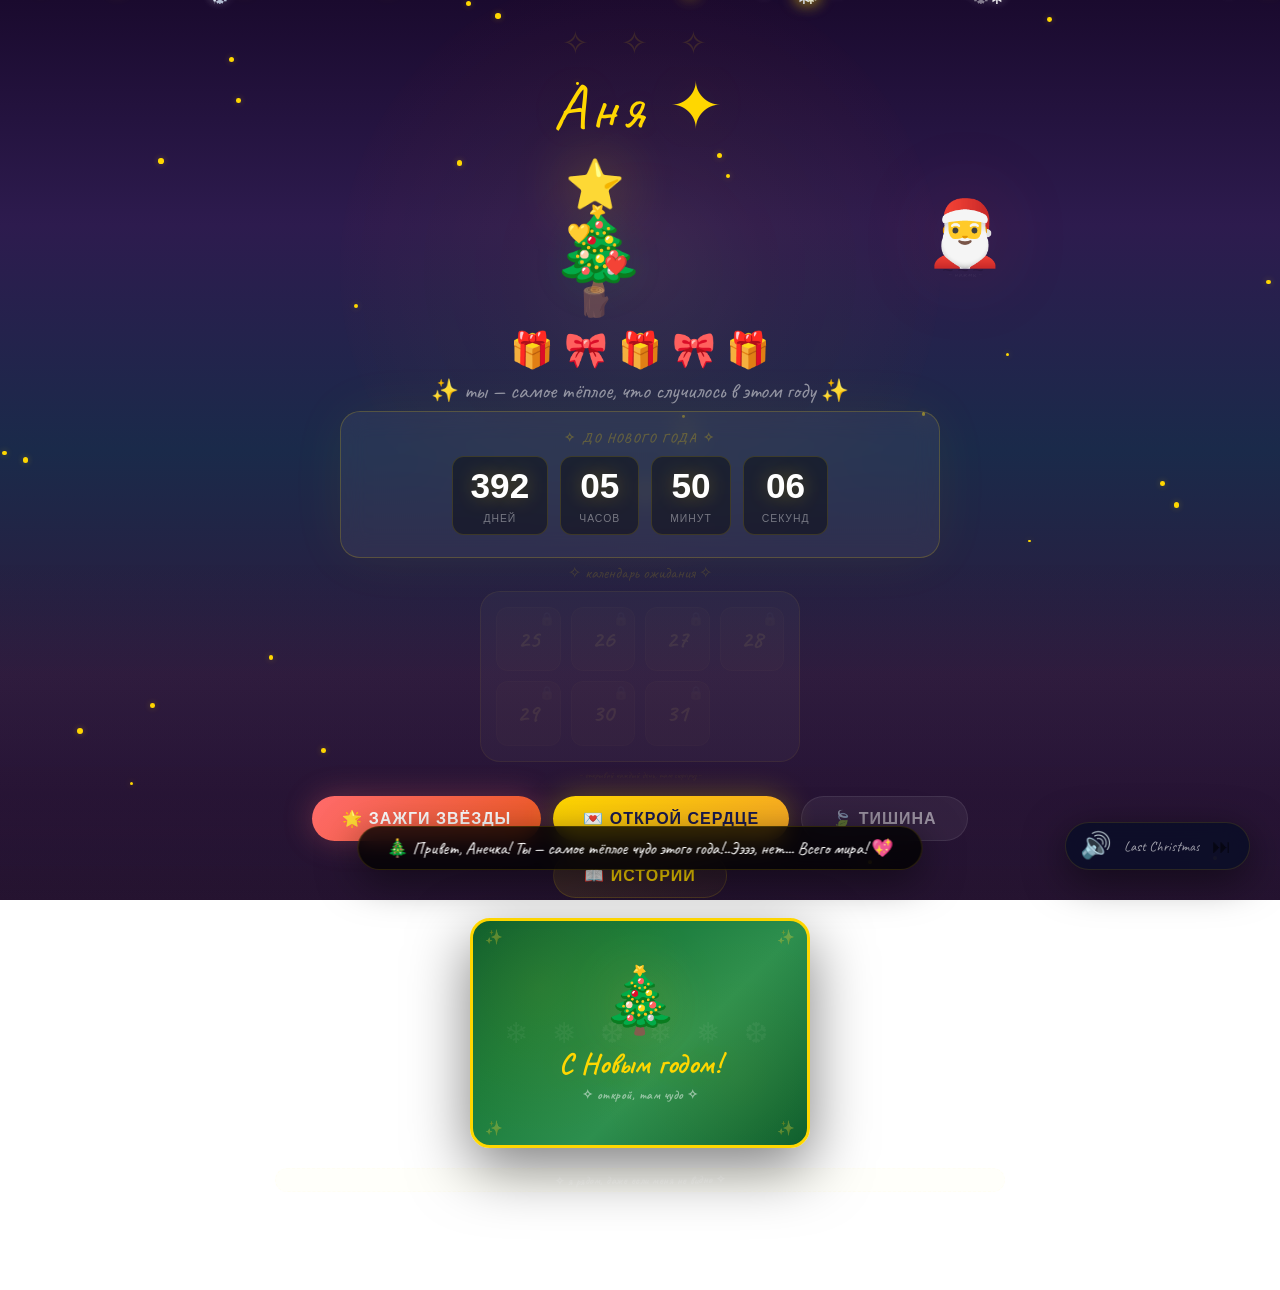
<file: index.html>
﻿<!DOCTYPE html>
<html lang="ru">
<head>
    <meta charset="UTF-8">
    <meta name="viewport" content="width=device-width, initial-scale=1.0">
    <title>🎄 Анечке с любовью 🎄</title>
    
    <link rel="stylesheet" href="css/style.css">
    <link rel="stylesheet" href="css/snow.css">
    <link rel="stylesheet" href="css/timer.css">
    <link rel="stylesheet" href="css/card.css">
    <link rel="stylesheet" href="css/confetti.css">
    <link rel="stylesheet" href="css/handwriting.css">
    <link rel="stylesheet" href="css/advent.css">
</head>
<body>
    
    <!-- ===== ЗОЛОТЫЕ ИСКОРКИ НА ФОНЕ ===== -->
    <div id="sparkles-bg" style="position:fixed; top:0; left:0; width:100%; height:100%; pointer-events:none; z-index:0; overflow:hidden;"></div>
    <script>
        (function() {
            const container = document.getElementById('sparkles-bg');
            if (!container) return;
            for (let i = 0; i < 30; i++) {
                const spark = document.createElement('div');
                spark.className = 'sparkle-bg';
                spark.style.left = Math.random() * 100 + '%';
                spark.style.top = Math.random() * 100 + '%';
                spark.style.animationDelay = Math.random() * 6 + 's';
                spark.style.animationDuration = 4 + Math.random() * 4 + 's';
                spark.style.width = 2 + Math.random() * 4 + 'px';
                spark.style.height = spark.style.width;
                container.appendChild(spark);
            }
        })();
    </script>
    
    <!-- ========================================================== -->
    <!--  ВСЁ В ОДНОМ: ЁЛКА + ПОДАРКИ + АДВЕНТ + ДЕД МОРОЗ        -->
    <!-- ========================================================== -->
    
    <div style="z-index:10; width:100%; max-width:750px; margin:0 auto; text-align:center; padding:8px 10px;">
        
        <!-- ===== ШАПКА ===== -->
        <div style="margin-bottom:3px;">
            <span style="font-family:'Caveat',cursive; font-size:2rem; color:rgba(255,215,0,0.12); letter-spacing:12px;">
                ✧ ✧ ✧
            </span>
        </div>
        
        <!-- ===== ИМЯ АНИ ===== -->
        <div style="overflow:hidden; margin:2px 0;">
            <div style="font-family:'Caveat',cursive; font-size:4rem; color:#ffd700; 
                        text-shadow:0 0 60px rgba(255,215,0,0.12), 0 0 120px rgba(255,215,0,0.04);
                        animation: gentleAppear 3s ease forwards;
                        opacity:0; transform:scale(0.9);">
                Аня ✦
            </div>
        </div>
        
        <style>
            @keyframes gentleAppear {
                0% { opacity:0; transform:scale(0.9); letter-spacing:20px; }
                100% { opacity:1; transform:scale(1); letter-spacing:5px; }
            }
        </style>
        
        <!-- ===== ЁЛКА + ДЕД МОРОЗ РЯДОМ ===== -->
        <div style="display:flex; align-items:center; justify-content:center; gap:10px; flex-wrap:wrap; margin:5px 0; animation: fadeUp 2s ease 0.5s forwards; opacity:0;">
            
            <!-- ЁЛКА (ОДНА) -->
            <div class="christmas-tree">
                <span class="tree-top">⭐</span>
                <div class="tree-body">
                    <span class="line" style="font-size:5rem;">🎄</span>
                </div>
                <div class="tree-trunk">🪵</div>
                
                <!-- Игрушки -->
                <span class="tree-ornament" style="top:20%; left:0%; animation-delay:0s;"></span>
                <span class="tree-ornament" style="top:35%; right:0%; animation-delay:0.5s;"></span>
                <span class="tree-ornament" style="top:55%; left:5%; animation-delay:1s;"></span>
                <span class="tree-ornament" style="top:70%; right:2%; animation-delay:1.5s;"></span>
                <span class="tree-ornament" style="top:40%; left:20%; animation-delay:0.3s;">💛</span>
                <span class="tree-ornament" style="top:60%; right:15%; animation-delay:0.8s;">❤️</span>
            </div>
            
            <!-- ДЕД МОРОЗ РЯДОМ -->
            <div style="display:flex; flex-direction:column; align-items:center;">
                <span class="santa" id="santaBtn" title="Нажми, и Дед Мороз скажет что-то важное!">
                    🎅
                    <span class="santa-beard">~~~</span>
                </span>
                <div style="font-family:'Caveat',cursive; font-size:0.55rem; color:rgba(255,255,255,0.06); margin-top:-2px;">
                    ~ нажми ~
                </div>
            </div>
            
        </div>
        
        <!-- ===== ПОДАРКИ ПОД ЁЛКОЙ ===== -->
        <div class="gifts" style="animation: fadeUp 2s ease 1s forwards; opacity:0;">
            <span class="gift">🎁</span>
            <span class="gift">🎀</span>
            <span class="gift">🎁</span>
            <span class="gift">🎀</span>
            <span class="gift">🎁</span>
        </div>
        
        <!-- ===== ТЕПЛЫЕ СЛОВА ===== -->
        <div style="font-family:'Caveat',cursive; font-size:1.4rem; color:rgba(255,255,255,0.5); 
                    margin:4px 0 3px; line-height:1.4;
                    animation: fadeUp 2s ease 1.3s forwards; opacity:0; transform:translateY(12px);">
            <span style="color:#ffd700;">✨</span> 
            ты — самое тёплое, что случилось в этом году
            <span style="color:#ffd700;">✨</span>
        </div>
        
        <!-- ===== ТАЙМЕР ===== -->
        <div class="timer-container" style="animation: fadeUp 2s ease 1.8s forwards; opacity:0; transform:translateY(10px); margin:5px auto;">
            <div class="timer-label handwritten" style="font-size:0.8rem; color:rgba(255,215,0,0.25); letter-spacing:2px;">
                ✧ до Нового года ✧
            </div>
            <div class="timer" id="timer">
                <div class="timer-item">
                    <span class="number" id="days">00</span>
                    <span class="label">дней</span>
                </div>
                <div class="timer-item">
                    <span class="number" id="hours">00</span>
                    <span class="label">часов</span>
                </div>
                <div class="timer-item">
                    <span class="number" id="minutes">00</span>
                    <span class="label">минут</span>
                </div>
                <div class="timer-item">
                    <span class="number" id="seconds">00</span>
                    <span class="label">секунд</span>
                </div>
            </div>
        </div>
        
        <!-- ===== АДВЕНТ-КАЛЕНДАРЬ ===== -->
        <div style="animation: fadeUp 2s ease 2.2s forwards; opacity:0; transform:translateY(12px); margin:3px 0;">
            <div style="font-family:'Caveat',cursive; font-size:1rem; color:rgba(255,215,0,0.15); margin-bottom:4px;">
                ✧ календарь ожидания ✧
            </div>
            <div class="advent" id="adventCalendar">
                <!-- Создаётся через JavaScript -->
            </div>
            <div style="font-family:'Caveat',cursive; font-size:0.55rem; color:rgba(255,215,0,0.06); margin-top:2px;">
                ~ открывай каждый день, там сюрприз ~
            </div>
        </div>
        
        <!-- ===== КНОПКИ ===== -->
        <div class="buttons" style="animation: fadeUp 2s ease 2.6s forwards; opacity:0; transform:translateY(10px);">
            <button class="btn btn-fire" id="fireBtn">🌟 ЗАЖГИ ЗВЁЗДЫ</button>
            <button class="btn btn-open" id="cardBtn">💌 ОТКРОЙ СЕРДЦЕ</button>
            <button class="btn btn-reset" id="resetBtn">🍃 ТИШИНА</button>
            <a href="stories.html" class="btn btn-stories" style="text-decoration:none; display:inline-flex; align-items:center; justify-content:center;">📖 ИСТОРИИ</a>
        </div>
        
        <!-- ===== 3D ОТКРЫТКА (НОВОГОДНЯЯ) ===== -->
        <div class="card-wrapper" style="animation: fadeUp 2s ease 3s forwards; opacity:0; transform:translateY(10px);">
            <div class="card" id="card">
                <div class="card-front">
                    <!-- Снежинки на фоне (декор) -->
                    <div class="snow-decor">❄ ❅ ❆ ❄ ❅ ❆</div>
                    
                    <!-- Огоньки -->
                    <div style="position:absolute; top:8px; left:12px; font-size:0.9rem; opacity:0.3; z-index:2;">✨</div>
                    <div style="position:absolute; top:8px; right:12px; font-size:0.9rem; opacity:0.3; z-index:2;">✨</div>
                    <div style="position:absolute; bottom:8px; left:12px; font-size:0.9rem; opacity:0.3; z-index:2;">✨</div>
                    <div style="position:absolute; bottom:8px; right:12px; font-size:0.9rem; opacity:0.3; z-index:2;">✨</div>
                    
                    <div class="emoji">🎄</div>
                    <h2 class="handwritten">С Новым годом!</h2>
                    <p class="click-hint handwritten">✧ открой, там чудо ✧</p>
                </div>
                <div class="card-back">
                    <div class="card-back-content">
                        <h2 class="handwritten">❤️ с теплом ❤️</h2>
                        <p class="handwritten">Аня, ты — <span style="color:#ffd700;">свет</span></p>
                        <p class="handwritten" style="font-size:0.95rem; color:rgba(255,255,255,0.4);">
                            который согревает даже холодные дни
                        </p>
                        <div style="margin:3px 0; font-size:1.2rem; letter-spacing:4px;">❤️🧡💛💚💙💜</div>
                        <p class="handwritten" style="font-size:1.1rem; color:#ffd700;">
                            С Новым годом, моя звёздочка ✦
                        </p>
                    </div>
                </div>
            </div>
        </div>
        
        <!-- ===== МАЛЕНЬКАЯ ЗАПИСКА ===== -->
        <div style="z-index:10; margin:5px auto 3px; padding:4px 14px; 
                    background:rgba(255,215,0,0.02); border-radius:12px; 
                    border:1px dashed rgba(255,215,0,0.03); text-align:center;
                    animation: fadeUp 2s ease 3.5s forwards; opacity:0; transform:translateY(10px);">
            <p class="handwritten" style="color:rgba(255,255,255,0.1); font-size:0.7rem; transform:rotate(-0.5deg);">
                ✧ я рядом, даже если меня не видно ✧
            </p>
        </div>
        
    </div>
    
    <!-- ===== КОНТЕЙНЕРЫ ДЛЯ ЭФФЕКТОВ ===== -->
    <div id="confetti-container"></div>
    <div id="snow-container"></div>
    
    <!-- ===== ПОДВАЛ ===== -->
    <footer class="footer" style="animation: fadeUp 2s ease 4s forwards; opacity:0;">
        <p class="handwritten" style="font-size:0.9rem; opacity:0.08; letter-spacing:2px;">
            ✧ сделано с теплом, для тебя ✧
        </p>
        <p style="font-size:0.45rem; opacity:0.04; font-family:'Caveat',cursive;">
            и если ты читаешь это — знай, это всё тебе
        </p>
    </footer>
    
    <!-- ===== ДЕД МОРОЗ — ВСПЛЫВАЮЩЕЕ ОКНО ===== -->
    <div class="santa-message" id="santaMessage">
        <span class="santa-icon">🎅</span>
        <h2>Привет, Аня!</h2>
        <p>
            Я знаю, ты — <span style="color:#ffd700;">самая лучшая</span> девочка в этом году!
        </p>
        <p style="font-size:1.1rem; opacity:0.5;">
            Поэтому я принёс тебе <span style="color:#ffd700;">волшебство</span> 
            в каждом бите этого кода ✨
        </p>
        <p style="font-size:1rem; color:#ffd700;">
            С Новым годом, звёздочка! 🌟
        </p>
        <button class="close-santa" id="closeSanta">💫 Спасибо, Дедушка!</button>
    </div>
    
    <!-- ===== ПОДКЛЮЧАЕМ JS ===== -->
    <script src="js/snow.js"></script>
    <script src="js/timer.js"></script>
    <script src="js/confetti.js"></script>
    <script src="js/card.js"></script>
    <script src="js/advent.js"></script>
    <script src="js/main.js"></script>
    <script src="js/music.js"></script>
</body>
</html>
</file>
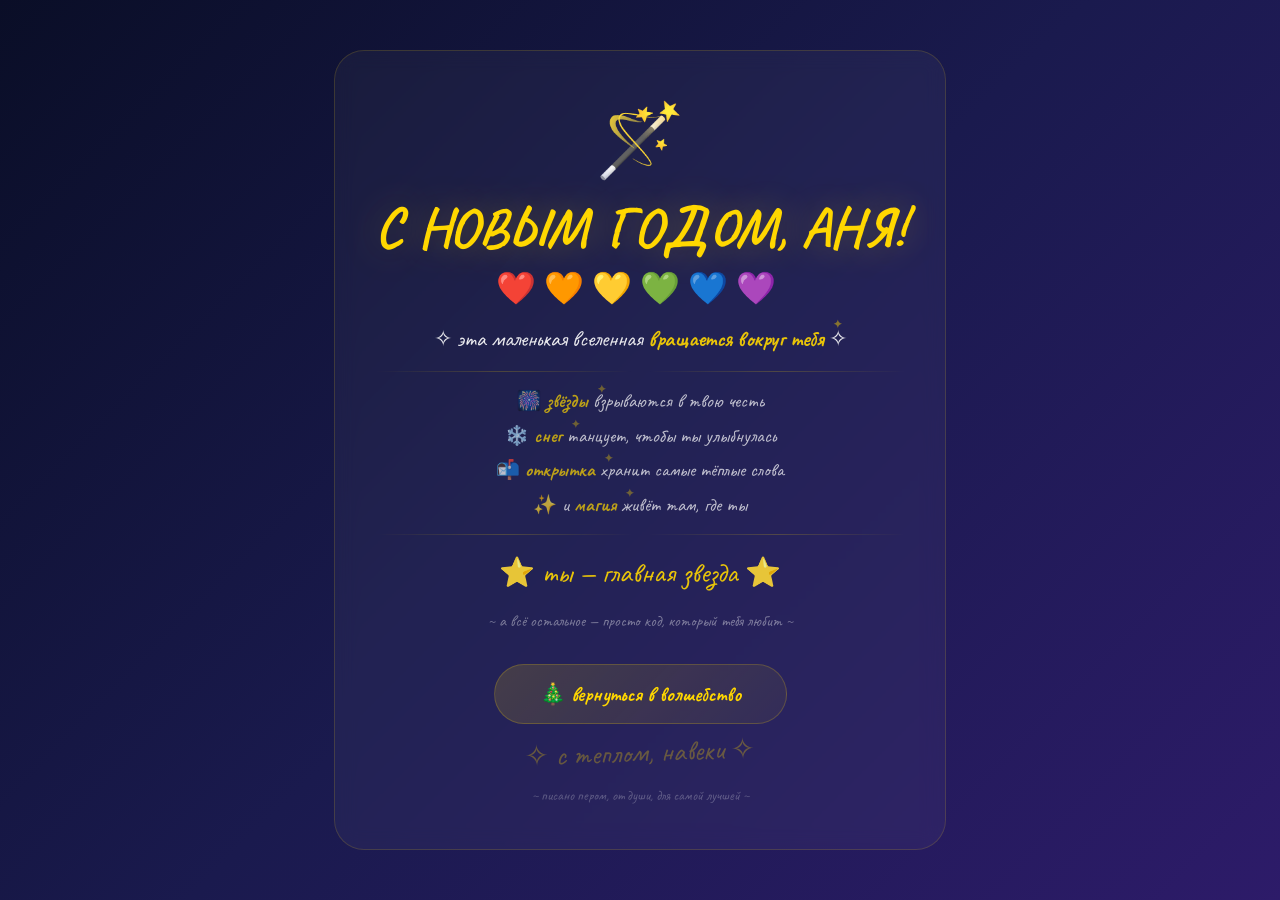
<file: about.html>
﻿<!DOCTYPE html>
<html lang="ru">
<head>
    <meta charset="UTF-8">
    <meta name="viewport" content="width=device-width, initial-scale=1.0">
    <title>✨ Волшебство для Ани ✨</title>
    <style>
        @import url('https://fonts.googleapis.com/css2?family=Caveat:wght@400;700&display=swap');
        
        * { margin: 0; padding: 0; box-sizing: border-box; }
        body {
            min-height: 100vh;
            background: linear-gradient(135deg, #0a0e27, #1a1a4e, #2d1b69);
            font-family: 'Caveat', cursive;
            color: #fff;
            display: flex;
            justify-content: center;
            align-items: center;
            padding: 20px;
        }
        .container {
            max-width: 650px;
            background: rgba(255,255,255,0.04);
            backdrop-filter: blur(10px);
            border-radius: 30px;
            padding: 45px 40px;
            border: 1px solid rgba(255,215,0,0.15);
            text-align: center;
            position: relative;
            animation: paperTremble 3s ease-in-out infinite;
        }
        @keyframes paperTremble {
            0%, 100% { transform: rotate(0deg); }
            25% { transform: rotate(0.2deg); }
            75% { transform: rotate(-0.2deg); }
        }
        .emoji-big { font-size: 4.5rem; margin-bottom: 5px; display: block; }
        h1 {
            font-size: 3.5rem;
            color: #ffd700;
            text-shadow: 0 0 40px rgba(255,215,0,0.3);
            margin-bottom: 5px;
        }
        h1 span { 
            display: inline-block;
            animation: shimmer 2s ease-in-out infinite;
        }
        @keyframes shimmer {
            0%, 100% { text-shadow: 0 0 20px rgba(255,215,0,0.3); }
            50% { text-shadow: 0 0 50px rgba(255,215,0,0.8), 0 0 80px rgba(255,215,0,0.4); }
        }
        .heart-line {
            font-size: 2rem;
            letter-spacing: 8px;
            margin: 5px 0 10px;
            animation: pulseHearts 1.5s ease-in-out infinite;
        }
        @keyframes pulseHearts {
            0%, 100% { transform: scale(1); }
            50% { transform: scale(1.1); }
        }
        p {
            font-size: 1.4rem;
            line-height: 1.8;
            opacity: 0.9;
            margin: 8px 0;
            font-weight: 400;
        }
        .highlight {
            color: #ffd700;
            font-weight: 700;
            position: relative;
        }
        .highlight::after {
            content: '✦';
            position: absolute;
            top: -10px;
            right: -18px;
            font-size: 0.7rem;
            opacity: 0.5;
            animation: sparkle 1.5s ease-in-out infinite;
        }
        @keyframes sparkle {
            0%, 100% { opacity: 0.3; transform: scale(0.8); }
            50% { opacity: 1; transform: scale(1.2); }
        }
        .divider {
            display: flex;
            align-items: center;
            gap: 15px;
            margin: 12px 0;
        }
        .divider::before, .divider::after {
            content: '';
            flex: 1;
            height: 1px;
            background: linear-gradient(90deg, transparent, rgba(255,215,0,0.2), transparent);
        }
        .signature {
            font-size: 1.8rem;
            color: rgba(255,215,0,0.3);
            margin-top: 10px;
            transform: rotate(-2deg);
        }
        .btn {
            display: inline-block;
            margin-top: 20px;
            padding: 16px 45px;
            background: linear-gradient(135deg, rgba(255,215,0,0.15), rgba(255,215,0,0.05));
            color: #ffd700;
            border-radius: 50px;
            text-decoration: none;
            font-weight: 700;
            font-size: 1.3rem;
            border: 1px solid rgba(255,215,0,0.2);
            transition: all 0.4s;
            font-family: 'Caveat', cursive;
        }
        .btn:hover {
            transform: scale(1.05);
            box-shadow: 0 0 60px rgba(255,215,0,0.15);
            background: rgba(255,215,0,0.1);
        }
        .footnote {
            margin-top: 15px;
            font-size: 0.9rem;
            opacity: 0.25;
            font-weight: 400;
        }
    </style>
</head>
<body>
    <div class="container">
        <span class="emoji-big">🪄</span>
        <h1>С НОВЫМ ГОДОМ, <span>АНЯ</span>!</h1>
        <div class="heart-line">❤️🧡💛💚💙💜</div>
        
        <p>
            ✧ эта маленькая вселенная <span class="highlight">вращается вокруг тебя</span> ✧
        </p>
        
        <div class="divider"></div>
        
        <p style="font-size:1.2rem; opacity:0.7;">
            🎆 <span class="highlight">звёзды</span> взрываются в твою честь<br>
            ❄️ <span class="highlight">снег</span> танцует, чтобы ты улыбнулась<br>
            📬 <span class="highlight">открытка</span> хранит самые тёплые слова<br>
            ✨ и <span class="highlight">магия</span> живёт там, где ты
        </p>
        
        <div class="divider"></div>
        
        <p style="font-size:1.8rem; color:#ffd700;">
            ⭐ ты — главная звезда ⭐
        </p>
        
        <p style="font-size:1rem; opacity:0.4; margin-top:5px;">
            ~ а всё остальное — просто код, который тебя любит ~
        </p>
        
        <a href="index.html" class="btn">🎄 вернуться в волшебство</a>
        
        <div class="signature">✧ с теплом, навеки ✧</div>
        <div class="footnote">~ писано пером, от души, для самой лучшей ~</div>
    </div>
</body>
</html>
</file>
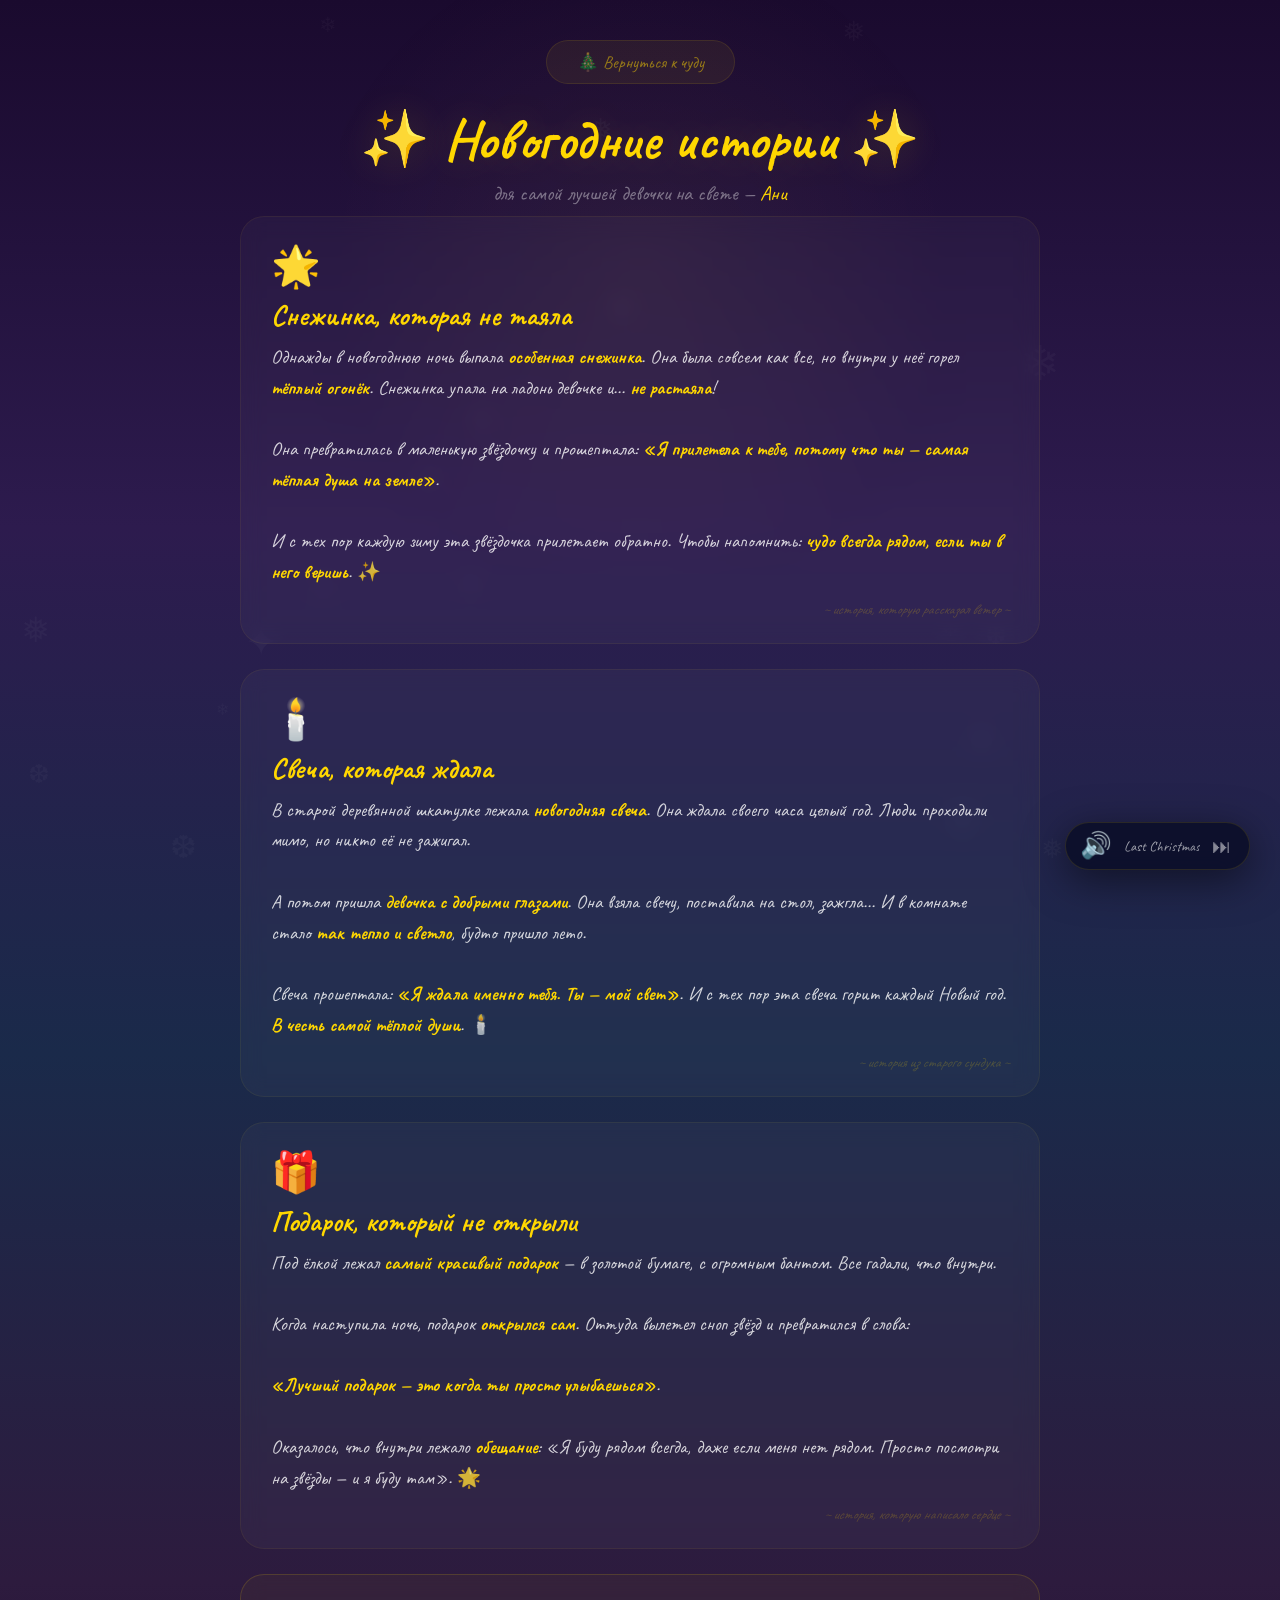
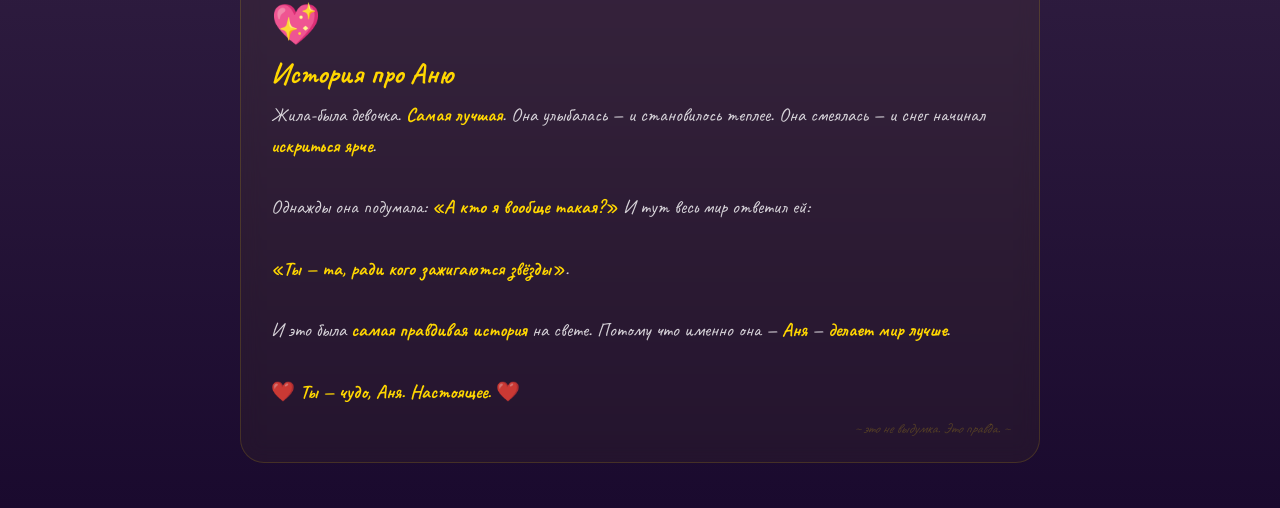
<file: stories.html>
﻿<!DOCTYPE html>
<html lang="ru">
<head>
    <meta charset="UTF-8">
    <meta name="viewport" content="width=device-width, initial-scale=1.0">
    <title>🎄 Новогодние истории для Ани 🎄</title>
    <style>
        @import url('https://fonts.googleapis.com/css2?family=Caveat:wght@400;700&display=swap');

        * {
            margin: 0;
            padding: 0;
            box-sizing: border-box;
        }

        body {
            min-height: 100vh;
            background: linear-gradient(180deg, #1a0a2e 0%, #2d1b4e 25%, #1a2a4a 50%, #2d1b3e 75%, #1a0a2e 100%);
            font-family: 'Caveat', cursive;
            color: #fff;
            padding: 20px;
            overflow-x: hidden;
        }

        body::before {
            content: '';
            position: fixed;
            top: 30%;
            left: 50%;
            transform: translate(-50%, -50%);
            width: 600px;
            height: 600px;
            background: radial-gradient(ellipse, rgba(255, 200, 100, 0.05) 0%, transparent 80%);
            pointer-events: none;
            z-index: 0;
        }

        .container {
            max-width: 800px;
            margin: 0 auto;
            position: relative;
            z-index: 1;
        }

        /* ===== ШАПКА ===== */
        .header {
            text-align: center;
            padding: 20px 0 10px;
        }

        .header h1 {
            font-size: 3.5rem;
            color: #ffd700;
            text-shadow: 0 0 40px rgba(255, 215, 0, 0.2);
            animation: titleGlow 3s ease-in-out infinite;
        }

        @keyframes titleGlow {
            0%, 100% { text-shadow: 0 0 20px rgba(255, 215, 0, 0.2); }
            50% { text-shadow: 0 0 60px rgba(255, 215, 0, 0.4), 0 0 100px rgba(255, 215, 0, 0.1); }
        }

        .header p {
            font-size: 1.3rem;
            color: rgba(255, 255, 255, 0.4);
            margin-top: 5px;
        }

        /* ===== КНОПКА НАЗАД ===== */
        .back-btn {
            display: inline-block;
            margin-bottom: 20px;
            padding: 10px 30px;
            background: rgba(255, 215, 0, 0.06);
            border: 1px solid rgba(255, 215, 0, 0.1);
            border-radius: 50px;
            color: rgba(255, 215, 0, 0.5);
            text-decoration: none;
            font-size: 1.1rem;
            transition: all 0.3s;
            font-family: 'Caveat', cursive;
        }

        .back-btn:hover {
            background: rgba(255, 215, 0, 0.1);
            transform: scale(1.05);
            color: #ffd700;
        }

        /* ===== КАРТОЧКИ ИСТОРИЙ ===== */
        .story-card {
            background: rgba(255, 255, 255, 0.03);
            backdrop-filter: blur(10px);
            border: 1px solid rgba(255, 215, 0, 0.06);
            border-radius: 24px;
            padding: 25px 30px;
            margin-bottom: 25px;
            transition: all 0.4s ease;
            animation: fadeUp 0.8s ease forwards;
            opacity: 0;
            transform: translateY(20px);
        }

        .story-card:nth-child(1) { animation-delay: 0.2s; }
        .story-card:nth-child(2) { animation-delay: 0.5s; }
        .story-card:nth-child(3) { animation-delay: 0.8s; }
        .story-card:nth-child(4) { animation-delay: 1.1s; }

        @keyframes fadeUp {
            to { opacity: 1; transform: translateY(0); }
        }

        .story-card:hover {
            border-color: rgba(255, 215, 0, 0.15);
            transform: translateY(-3px);
            background: rgba(255, 255, 255, 0.05);
        }

        .story-card .emoji-big {
            font-size: 2.5rem;
            display: block;
            margin-bottom: 5px;
        }

        .story-card h2 {
            font-size: 1.8rem;
            color: #ffd700;
            margin-bottom: 8px;
        }

        .story-card .story-text {
            font-size: 1.2rem;
            line-height: 1.6;
            color: rgba(255, 255, 255, 0.8);
            font-weight: 400;
        }

        .story-card .story-text .highlight {
            color: #ffd700;
            font-weight: 700;
        }

        .story-card .story-footer {
            margin-top: 12px;
            font-size: 0.9rem;
            color: rgba(255, 215, 0, 0.2);
            text-align: right;
            font-style: italic;
        }

        /* ===== СНЕЖИНКИ ===== */
        .snow-decor {
            position: fixed;
            top: 0;
            left: 0;
            width: 100%;
            height: 100%;
            pointer-events: none;
            z-index: 0;
            overflow: hidden;
        }
        .snow-decor span {
            position: absolute;
            color: rgba(255, 255, 255, 0.03);
            font-size: 2rem;
            animation: snowFloat linear infinite;
        }
        @keyframes snowFloat {
            0% { transform: translateY(-100px) rotate(0deg); opacity: 0; }
            10% { opacity: 1; }
            90% { opacity: 1; }
            100% { transform: translateY(110vh) rotate(720deg); opacity: 0; }
        }

        /* ===== МУЗЫКАЛЬНЫЙ ПЛЕЕР (скопирован из style.css) ===== */
        #music-control {
            position: fixed;
            bottom: 30px;
            right: 30px;
            z-index: 99999;
            display: flex;
            align-items: center;
            gap: 12px;
            background: rgba(10, 14, 39, 0.85);
            backdrop-filter: blur(15px);
            border: 1px solid rgba(255, 215, 0, 0.12);
            border-radius: 50px;
            padding: 10px 18px 10px 14px;
            box-shadow: 0 10px 40px rgba(0, 0, 0, 0.5);
            transition: all 0.3s ease;
            cursor: pointer;
            font-family: 'Segoe UI', sans-serif;
        }

        #music-control:hover {
            border-color: rgba(255, 215, 0, 0.25);
        }

        #music-play-btn {
            font-size: 1.6rem;
            line-height: 1;
            transition: transform 0.2s;
        }

        #music-play-btn:hover {
            transform: scale(1.1);
        }

        #music-track-name {
            font-family: 'Caveat', cursive;
            font-size: 0.9rem;
            color: rgba(255, 255, 255, 0.6);
            max-width: 120px;
            overflow: hidden;
            text-overflow: ellipsis;
            white-space: nowrap;
        }

        #music-next-btn {
            font-size: 1.2rem;
            line-height: 1;
            opacity: 0.5;
            transition: all 0.3s;
            cursor: pointer;
        }

        #music-next-btn:hover {
            opacity: 1;
        }

        @media (max-width: 480px) {
            .header h1 { font-size: 2.5rem; }
            .story-card { padding: 18px 20px; }
            .story-card h2 { font-size: 1.5rem; }
            .story-card .story-text { font-size: 1rem; }
            #music-control {
                bottom: 20px;
                right: 20px;
                padding: 8px 14px 8px 10px;
                gap: 8px;
            }
            #music-play-btn {
                font-size: 1.3rem;
            }
            #music-track-name {
                font-size: 0.75rem;
                max-width: 80px;
            }
            #music-next-btn {
                font-size: 1rem;
            }
        }
    </style>
</head>
<body>

    <!-- Снежинки на фоне -->
    <div class="snow-decor" id="snowDecor"></div>

    <div class="container">

        <!-- ===== ШАПКА ===== -->
        <div class="header">
            <a href="index.html" class="back-btn">🎄 Вернуться к чуду</a>
            <h1>✨ Новогодние истории ✨</h1>
            <p>для самой лучшей девочки на свете — <span style="color:#ffd700;">Ани</span></p>
        </div>

        <!-- ===== ИСТОРИЯ 1 ===== -->
        <div class="story-card">
            <span class="emoji-big">🌟</span>
            <h2>Снежинка, которая не таяла</h2>
            <div class="story-text">
                Однажды в новогоднюю ночь выпала <span class="highlight">особенная снежинка</span>. 
                Она была совсем как все, но внутри у неё горел <span class="highlight">тёплый огонёк</span>.
                Снежинка упала на ладонь девочке и... <span class="highlight">не растаяла</span>!
                <br><br>
                Она превратилась в маленькую звёздочку и прошептала:
                <span class="highlight">«Я прилетела к тебе, потому что ты — самая тёплая душа на земле»</span>.
                <br><br>
                И с тех пор каждую зиму эта звёздочка прилетает обратно. 
                Чтобы напомнить: <span class="highlight">чудо всегда рядом, если ты в него веришь</span>. ✨
            </div>
            <div class="story-footer">~ история, которую рассказал ветер ~</div>
        </div>

        <!-- ===== ИСТОРИЯ 2 ===== -->
        <div class="story-card">
            <span class="emoji-big">🕯️</span>
            <h2>Свеча, которая ждала</h2>
            <div class="story-text">
                В старой деревянной шкатулке лежала <span class="highlight">новогодняя свеча</span>. 
                Она ждала своего часа целый год. Люди проходили мимо, но никто её не зажигал.
                <br><br>
                А потом пришла <span class="highlight">девочка с добрыми глазами</span>. 
                Она взяла свечу, поставила на стол, зажгла... И в комнате стало 
                <span class="highlight">так тепло и светло</span>, будто пришло лето.
                <br><br>
                Свеча прошептала: <span class="highlight">«Я ждала именно тебя. Ты — мой свет»</span>.
                И с тех пор эта свеча горит каждый Новый год. 
                <span class="highlight">В честь самой тёплой души</span>. 🕯️
            </div>
            <div class="story-footer">~ история из старого сундука ~</div>
        </div>

        <!-- ===== ИСТОРИЯ 3 ===== -->
        <div class="story-card">
            <span class="emoji-big">🎁</span>
            <h2>Подарок, который не открыли</h2>
            <div class="story-text">
                Под ёлкой лежал <span class="highlight">самый красивый подарок</span> — 
                в золотой бумаге, с огромным бантом. Все гадали, что внутри.
                <br><br>
                Когда наступила ночь, подарок <span class="highlight">открылся сам</span>. 
                Оттуда вылетел сноп звёзд и превратился в слова:
                <br><br>
                <span class="highlight">«Лучший подарок — это когда ты просто улыбаешься»</span>.
                <br><br>
                Оказалось, что внутри лежало <span class="highlight">обещание</span>: 
                «Я буду рядом всегда, даже если меня нет рядом. 
                Просто посмотри на звёзды — и я буду там». 🌟
            </div>
            <div class="story-footer">~ история, которую написало сердце ~</div>
        </div>

        <!-- ===== ИСТОРИЯ 4 (ОСОБЕННАЯ ДЛЯ АНИ) ===== -->
        <div class="story-card" style="border-color: rgba(255,215,0,0.15); background: rgba(255,215,0,0.04);">
            <span class="emoji-big">💖</span>
            <h2 style="color:#ffd700;">История про Аню</h2>
            <div class="story-text">
                Жила-была девочка. <span class="highlight">Самая лучшая</span>.
                Она улыбалась — и становилось теплее. Она смеялась — и снег начинал 
                <span class="highlight">искриться ярче</span>.
                <br><br>
                Однажды она подумала: <span class="highlight">«А кто я вообще такая?»</span>
                И тут весь мир ответил ей:
                <br><br>
                <span class="highlight">«Ты — та, ради кого зажигаются звёзды»</span>.
                <br><br>
                И это была <span class="highlight">самая правдивая история</span> на свете. 
                Потому что именно она — <span class="highlight">Аня</span> — 
                <span class="highlight">делает мир лучше</span>.
                <br><br>
                ❤️ <span class="highlight">Ты — чудо, Аня. Настоящее.</span> ❤️
            </div>
            <div class="story-footer">~ это не выдумка. Это правда. ~</div>
        </div>

    </div>

    <script>
        // ===== СНЕЖИНКИ НА ФОНЕ =====
        (function() {
            const container = document.getElementById('snowDecor');
            if (!container) return;
            const emojis = ['❄', '❅', '❆', '✦'];
            for (let i = 0; i < 20; i++) {
                const span = document.createElement('span');
                span.textContent = emojis[Math.floor(Math.random() * emojis.length)];
                span.style.left = Math.random() * 100 + '%';
                span.style.top = Math.random() * 100 + '%';
                span.style.fontSize = 1 + Math.random() * 2 + 'rem';
                span.style.animationDuration = 15 + Math.random() * 20 + 's';
                span.style.animationDelay = Math.random() * 15 + 's';
                container.appendChild(span);
            }
        })();

        console.log('📖 Новогодние истории для Ани! ❤️');
    </script>

    <!-- ===== ПОДКЛЮЧАЕМ МУЗЫКУ ===== -->
    <script src="js/music.js"></script>
</body>
</html>
</file>
<file: css/style.css>
﻿/* ========================================
   ГЛАВНЫЕ СТИЛИ — ТЕПЛЫЙ НОВОГОДНИЙ ФОН
   ======================================== */

* {
    margin: 0;
    padding: 0;
    box-sizing: border-box;
}

body {
    min-height: 100vh;
    background: linear-gradient(180deg, 
        #1a0a2e 0%,
        #2d1b4e 25%,
        #1a2a4a 50%,
        #2d1b3e 75%,
        #1a0a2e 100%
    );
    background-attachment: fixed;
    font-family: 'Arial', 'Segoe UI', sans-serif;
    overflow-x: hidden;
    display: flex;
    flex-direction: column;
    align-items: center;
    padding: 15px 15px 30px;
    position: relative;
}

/* ===== ТЕПЛОЕ СВЕЧЕНИЕ ПО ЦЕНТРУ ===== */
body::before {
    content: '';
    position: fixed;
    top: 30%;
    left: 50%;
    transform: translate(-50%, -50%);
    width: 600px;
    height: 600px;
    background: radial-gradient(ellipse, 
        rgba(255, 200, 100, 0.08) 0%,
        rgba(255, 150, 50, 0.04) 30%,
        rgba(255, 100, 50, 0.02) 60%,
        transparent 80%
    );
    pointer-events: none;
    z-index: 0;
    border-radius: 50%;
    animation: warmPulse 4s ease-in-out infinite;
}

body::after {
    content: '';
    position: fixed;
    bottom: 0;
    left: 50%;
    transform: translateX(-50%);
    width: 100%;
    height: 40%;
    background: linear-gradient(0deg, 
        rgba(255, 200, 100, 0.05) 0%,
        rgba(255, 150, 50, 0.02) 30%,
        transparent 100%
    );
    pointer-events: none;
    z-index: 0;
}

@keyframes warmPulse {
    0%, 100% { opacity: 0.6; transform: translate(-50%, -50%) scale(1); }
    50% { opacity: 1; transform: translate(-50%, -50%) scale(1.1); }
}

/* ===== ЗОЛОТЫЕ ИСКОРКИ НА ФОНЕ ===== */
.sparkle-bg {
    position: fixed;
    width: 3px;
    height: 3px;
    background: #ffd700;
    border-radius: 50%;
    pointer-events: none;
    z-index: 0;
    box-shadow: 0 0 6px rgba(255, 215, 0, 0.3);
    animation: sparkleFloat 6s ease-in-out infinite;
}

@keyframes sparkleFloat {
    0%, 100% { opacity: 0; transform: translateY(0) scale(0); }
    30% { opacity: 1; transform: translateY(-20px) scale(1); }
    70% { opacity: 1; transform: translateY(-40px) scale(0.8); }
    100% { opacity: 0; transform: translateY(-60px) scale(0); }
}

/* ===== ЗАГОЛОВОК ===== */
.main-title {
    color: #fff;
    font-size: 2.5rem;
    text-shadow: 0 0 20px rgba(255, 215, 0, 0.3), 
                 0 0 40px rgba(255, 215, 0, 0.15),
                 0 0 80px rgba(255, 215, 0, 0.05);
    text-align: center;
    margin-top: 10px;
    margin-bottom: 15px;
    animation: pulseGlow 2s ease-in-out infinite;
    z-index: 10;
    font-weight: 900;
}

.main-title span {
    color: #ffd700;
    font-size: 3rem;
    display: inline-block;
    animation: bounceName 1.5s ease-in-out infinite;
}

@keyframes pulseGlow {
    0%, 100% { text-shadow: 0 0 20px rgba(255, 215, 0, 0.3), 0 0 40px rgba(255, 215, 0, 0.1); }
    50% { text-shadow: 0 0 40px rgba(255, 215, 0, 0.4), 0 0 80px rgba(255, 215, 0, 0.2), 0 0 120px rgba(255, 215, 0, 0.05); }
}

@keyframes bounceName {
    0%, 100% { transform: scale(1); }
    50% { transform: scale(1.12); }
}

/* ===== КНОПКИ ===== */
.buttons {
    display: flex;
    gap: 12px;
    flex-wrap: wrap;
    justify-content: center;
    margin: 15px 0 20px;
    z-index: 10;
}

.btn {
    padding: 12px 30px;
    border: none;
    border-radius: 50px;
    font-size: 1rem;
    font-weight: bold;
    cursor: pointer;
    transition: all 0.3s ease;
    text-transform: uppercase;
    letter-spacing: 1px;
    position: relative;
    overflow: hidden;
    font-family: 'Arial', sans-serif;
    z-index: 10;
}

.btn:active {
    transform: scale(0.95);
}

.btn-fire {
    background: linear-gradient(135deg, #ff6b6b, #ee5a24);
    color: #fff;
    box-shadow: 0 0 30px rgba(255, 107, 107, 0.3);
}

.btn-fire:hover {
    transform: scale(1.08);
    box-shadow: 0 0 50px rgba(255, 107, 107, 0.5);
}

.btn-open {
    background: linear-gradient(135deg, #ffd700, #f9a825);
    color: #1a1a4e;
    box-shadow: 0 0 30px rgba(255, 215, 0, 0.3);
}

.btn-open:hover {
    transform: scale(1.08);
    box-shadow: 0 0 50px rgba(255, 215, 0, 0.5);
}

.btn-reset {
    background: rgba(255, 255, 255, 0.06);
    color: rgba(255, 255, 255, 0.5);
    border: 1px solid rgba(255, 255, 255, 0.08);
}

.btn-reset:hover {
    background: rgba(255, 255, 255, 0.12);
    transform: scale(1.05);
}

/* ===== НОВАЯ КНОПКА "ИСТОРИИ" ===== */
.btn-stories {
    background: linear-gradient(135deg, rgba(255, 215, 0, 0.12), rgba(255, 215, 0, 0.04));
    color: #ffd700;
    border: 1px solid rgba(255, 215, 0, 0.15);
    text-decoration: none;
    display: inline-flex;
    align-items: center;
    justify-content: center;
}

.btn-stories:hover {
    background: rgba(255, 215, 0, 0.15);
    transform: scale(1.08);
    box-shadow: 0 0 40px rgba(255, 215, 0, 0.1);
}

/* ===== ПОДВАЛ ===== */
.footer {
    margin-top: 30px;
    color: rgba(255, 255, 255, 0.15);
    text-align: center;
    font-size: 0.9rem;
    z-index: 10;
}

.footer .small {
    font-size: 0.7rem;
    margin-top: 3px;
    color: rgba(255, 255, 255, 0.06);
}

/* ===== АНИМАЦИЯ ПОЯВЛЕНИЯ ===== */
@keyframes fadeUp {
    from {
        opacity: 0;
        transform: translateY(20px);
    }
    to {
        opacity: 1;
        transform: translateY(0);
    }
}

/* ========================================
   МУЗЫКАЛЬНЫЙ ПЛЕЕР
   ======================================== */
#music-control {
    position: fixed;
    bottom: 30px;
    right: 30px;
    z-index: 99999;
    display: flex;
    align-items: center;
    gap: 12px;
    background: rgba(10, 14, 39, 0.85);
    backdrop-filter: blur(15px);
    border: 1px solid rgba(255, 215, 0, 0.12);
    border-radius: 50px;
    padding: 10px 18px 10px 14px;
    box-shadow: 0 10px 40px rgba(0, 0, 0, 0.5);
    transition: all 0.3s ease;
    cursor: pointer;
    font-family: 'Segoe UI', sans-serif;
}

#music-control:hover {
    border-color: rgba(255, 215, 0, 0.25);
}

#music-play-btn {
    font-size: 1.6rem;
    line-height: 1;
    transition: transform 0.2s;
}

#music-play-btn:hover {
    transform: scale(1.1);
}

#music-track-name {
    font-family: 'Caveat', cursive;
    font-size: 0.9rem;
    color: rgba(255, 255, 255, 0.6);
    max-width: 120px;
    overflow: hidden;
    text-overflow: ellipsis;
    white-space: nowrap;
}

#music-next-btn {
    font-size: 1.2rem;
    line-height: 1;
    opacity: 0.5;
    transition: all 0.3s;
    cursor: pointer;
}

#music-next-btn:hover {
    opacity: 1;
}

/* ===== АДАПТАЦИЯ ДЛЯ ТЕЛЕФОНА ===== */
@media (max-width: 480px) {
    #music-control {
        bottom: 20px;
        right: 20px;
        padding: 8px 14px 8px 10px;
        gap: 8px;
    }
    #music-play-btn {
        font-size: 1.3rem;
    }
    #music-track-name {
        font-size: 0.75rem;
        max-width: 80px;
    }
    #music-next-btn {
        font-size: 1rem;
    }
}
</file>
<file: css/snow.css>
﻿/* ========================================
   СНЕГОПАД (snow.css)
   ======================================== */

#snow-container {
    position: fixed;
    top: 0;
    left: 0;
    width: 100%;
    height: 100%;
    pointer-events: none;
    z-index: 1;
    overflow: hidden;
}

.snowflake {
    position: absolute;
    top: -20px;
    color: #fff;
    font-size: 1.2rem;
    opacity: 0.8;
    animation: fall linear infinite;
    text-shadow: 0 0 10px rgba(255, 255, 255, 0.3);
    user-select: none;
    pointer-events: none;
}

@keyframes fall {
    0% {
        transform: translateY(0) rotate(0deg) scale(1);
        opacity: 0.9;
    }
    100% {
        transform: translateY(110vh) rotate(720deg) scale(0.3);
        opacity: 0.1;
    }
}

/* Размеры снежинок */
.snowflake.size-1 { font-size: 0.8rem; animation-duration: 8s; }
.snowflake.size-2 { font-size: 1.2rem; animation-duration: 10s; }
.snowflake.size-3 { font-size: 1.6rem; animation-duration: 12s; }

/* Мерцающие снежинки */
.snowflake.glowing {
    text-shadow: 0 0 15px #ffd700, 0 0 30px rgba(255, 215, 0, 0.3);
}
</file>
<file: css/timer.css>
﻿/* ===== ТАЙМЕР ===== */
.timer-container {
    background: rgba(255, 255, 255, 0.06);
    backdrop-filter: blur(12px);
    border-radius: 20px;
    padding: 18px 30px 22px;
    margin: 8px 0 15px;
    border: 1px solid rgba(255, 215, 0, 0.2);
    box-shadow: 0 0 60px rgba(255, 215, 0, 0.05);
    z-index: 10;
    text-align: center;
    width: 100%;
    max-width: 600px;
}

.timer-label {
    color: #ffd700;
    font-size: 0.85rem;
    letter-spacing: 4px;
    text-transform: uppercase;
    margin-bottom: 10px;
    font-weight: 300;
}

.timer {
    display: flex;
    gap: 12px;
    justify-content: center;
    flex-wrap: wrap;
}

.timer-item {
    background: rgba(0, 0, 0, 0.4);
    border-radius: 12px;
    padding: 8px 18px;
    min-width: 65px;
    border: 1px solid rgba(255, 215, 0, 0.15);
    transition: all 0.3s ease;
}

.timer-item:hover {
    border-color: rgba(255, 215, 0, 0.4);
    transform: translateY(-2px);
}

.timer-item .number {
    color: #fff;
    font-size: 2.2rem;
    font-weight: 900;
    display: block;
    text-shadow: 0 0 20px rgba(255, 215, 0, 0.3);
    font-variant-numeric: tabular-nums;
    line-height: 1.2;
}

.timer-item .label {
    color: rgba(255, 255, 255, 0.4);
    font-size: 0.65rem;
    text-transform: uppercase;
    letter-spacing: 1px;
}
</file>
<file: css/card.css>
﻿/* ========================================
   3D ОТКРЫТКА (card.css) - НОВОГОДНЯЯ
   ======================================== */

.card-wrapper {
    perspective: 1500px;
    margin: 15px 0 20px;
    z-index: 10;
    display: flex;
    justify-content: center;
}

.card {
    width: 340px;
    height: 230px;
    position: relative;
    transform-style: preserve-3d;
    transition: transform 0.8s cubic-bezier(0.4, 0.2, 0.2, 1);
    cursor: pointer;
    margin: 0 auto;
}

.card.flipped {
    transform: rotateY(180deg);
}

.card-front,
.card-back {
    position: absolute;
    top: 0;
    left: 0;
    width: 100%;
    height: 100%;
    border-radius: 20px;
    backface-visibility: hidden;
    display: flex;
    flex-direction: column;
    align-items: center;
    justify-content: center;
    padding: 20px;
    text-align: center;
    box-shadow: 0 20px 60px rgba(0, 0, 0, 0.5);
}

/* ========================================
   ПЕРЕДНЯЯ СТОРОНА (НОВОГОДНЯЯ)
   ======================================== */
.card-front {
    background: linear-gradient(135deg, 
        #0a5c2e 0%,
        #1a7a3a 30%,
        #2d8f4e 60%,
        #0a5c2e 100%
    );
    border: 3px solid #ffd700;
    transform: rotateY(0deg);
    position: relative;
    overflow: hidden;
}

/* ===== СНЕЖИНКИ (убрал лишнее, оставил только декор) ===== */
.card-front .snow-decor {
    position: absolute;
    top: 0;
    left: 0;
    right: 0;
    bottom: 0;
    font-size: 1.8rem;
    color: rgba(255, 255, 255, 0.05);
    pointer-events: none;
    display: flex;
    flex-wrap: wrap;
    justify-content: center;
    align-content: center;
    gap: 20px;
    padding: 15px;
    letter-spacing: 8px;
    z-index: 0;
}

/* ===== МЕРЦАНИЕ ===== */
.card-front::after {
    content: '';
    position: absolute;
    top: 0;
    left: 0;
    right: 0;
    bottom: 0;
    background: 
        radial-gradient(circle at 20% 30%, rgba(255, 215, 0, 0.08) 0%, transparent 50%),
        radial-gradient(circle at 80% 70%, rgba(255, 215, 0, 0.05) 0%, transparent 50%);
    pointer-events: none;
    animation: holidayGlow 3s ease-in-out infinite alternate;
    z-index: 0;
}

@keyframes holidayGlow {
    0% { opacity: 0.5; }
    100% { opacity: 1; }
}

/* ===== ЭМОДЗИ ===== */
.card-front .emoji {
    font-size: 4rem;
    margin-bottom: 5px;
    animation: pulseEmoji 1.5s ease-in-out infinite;
    filter: drop-shadow(0 0 30px rgba(255, 215, 0, 0.2));
    position: relative;
    z-index: 2;
}

@keyframes pulseEmoji {
    0%, 100% { transform: scale(1); }
    50% { transform: scale(1.08); }
}

/* ===== ЗАГОЛОВОК ===== */
.card-front h2 {
    color: #ffd700;
    font-size: 1.8rem;
    text-shadow: 0 0 30px rgba(255, 215, 0, 0.2);
    position: relative;
    z-index: 2;
    margin: 2px 0;
}

/* ===== ПОДПИСЬ ===== */
.card-front .click-hint {
    color: rgba(255, 255, 255, 0.5);
    font-size: 0.8rem;
    margin-top: 3px;
    animation: blinkHint 1.5s ease-in-out infinite;
    position: relative;
    z-index: 2;
}

@keyframes blinkHint {
    0%, 100% { opacity: 1; }
    50% { opacity: 0.3; }
}

/* ========================================
   ЗАДНЯЯ СТОРОНА
   ======================================== */
.card-back {
    background: linear-gradient(135deg, #1a1a4e, #2d1b69);
    border: 3px solid #ffd700;
    transform: rotateY(180deg);
}

.card-back-content h2 {
    color: #ffd700;
    font-size: 1.8rem;
    margin-bottom: 5px;
    text-shadow: 0 0 30px rgba(255, 215, 0, 0.2);
}

.card-back-content p {
    color: #fff;
    font-size: 1.1rem;
    margin: 3px 0;
}

.card-back-content .hearts {
    font-size: 1.5rem;
    margin-top: 5px;
    letter-spacing: 3px;
}

/* ========================================
   АДАПТАЦИЯ ДЛЯ ТЕЛЕФОНА
   ======================================== */
@media (max-width: 480px) {
    .card {
        width: 290px;
        height: 200px;
    }
    .card-front .emoji {
        font-size: 3.2rem;
    }
    .card-front h2 {
        font-size: 1.4rem;
    }
    .card-back-content h2 {
        font-size: 1.4rem;
    }
    .card-back-content p {
        font-size: 0.9rem;
    }
    .card-front .snow-decor {
        font-size: 1.2rem;
        gap: 10px;
    }
}
</file>
<file: css/confetti.css>
﻿/* ========================================
   КОНФЕТТИ (confetti.css)
   ======================================== */

#confetti-container {
    position: fixed;
    top: 0;
    left: 0;
    width: 100%;
    height: 100%;
    pointer-events: none;
    z-index: 999;
    overflow: hidden;
}

.confetti-piece {
    position: absolute;
    width: 12px;
    height: 12px;
    border-radius: 2px;
    animation: confettiFall linear forwards;
    opacity: 0;
    top: -20px;
}

@keyframes confettiFall {
    0% {
        transform: translateY(0) rotate(0deg) scale(0.5);
        opacity: 1;
    }
    100% {
        transform: translateY(110vh) rotate(720deg) scale(0.1);
        opacity: 0;
    }
}

/* Формы конфетти */
.confetti-piece.circle {
    border-radius: 50%;
}

.confetti-piece.rect {
    border-radius: 2px;
    width: 8px;
    height: 14px;
}

.confetti-piece.triangle {
    width: 0;
    height: 0;
    border-left: 8px solid transparent;
    border-right: 8px solid transparent;
    border-bottom: 14px solid currentColor;
    background: none !important;
}
</file>
<file: css/handwriting.css>
﻿/* ========================================
   ВОЛШЕБНЫЙ ТЕКСТ "ОТ РУКИ" (handwriting.css)
   ======================================== */

@import url('https://fonts.googleapis.com/css2?family=Caveat:wght@400;700&display=swap');

.handwritten {
    font-family: 'Caveat', 'Comic Sans MS', cursive;
    font-weight: 700;
    letter-spacing: 0.5px;
}

/* ===== ЭФФЕКТ ПОЯВЛЕНИЯ ===== */
.handwriting-reveal {
    display: inline-block;
    overflow: hidden;
    white-space: nowrap;
    border-right: 3px solid #ffd700;
    animation: typeWriter 3s steps(30, end) forwards,
               blinkCursor 0.8s step-end infinite;
    width: 0;
    max-width: fit-content;
    font-family: 'Caveat', cursive;
    font-size: 2.2rem;
    color: #ffd700;
    text-shadow: 0 0 30px rgba(255, 215, 0, 0.3);
    padding-right: 5px;
}

@keyframes typeWriter {
    0% { width: 0; }
    100% { width: 100%; }
}

@keyframes blinkCursor {
    0%, 100% { border-color: #ffd700; }
    50% { border-color: transparent; }
}

/* ===== ЭФФЕКТ СВЕЧЕНИЯ ===== */
.ink-glow {
    animation: inkGlow 3s ease-in-out infinite alternate;
}

@keyframes inkGlow {
    0% { text-shadow: 0 0 10px rgba(255, 215, 0, 0.2), 0 0 20px rgba(255, 215, 0, 0.1); }
    100% { text-shadow: 0 0 30px rgba(255, 215, 0, 0.5), 0 0 60px rgba(255, 215, 0, 0.2), 0 0 90px rgba(255, 215, 0, 0.05); }
}

/* ===== ЗАПИСКИ НА ПОЛЯХ ===== */
.marginalia {
    font-family: 'Caveat', cursive;
    font-size: 0.8rem;
    opacity: 0.5;
    transform: rotate(-1deg);
    position: relative;
    padding-left: 12px;
    border-left: 1px dashed rgba(255, 215, 0, 0.15);
}

/* ===== РАЗДЕЛИТЕЛЬ С ПЕРОМ ===== */
.quill-divider {
    display: flex;
    align-items: center;
    justify-content: center;
    gap: 10px;
    margin: 8px 0;
}

.quill-divider::before,
.quill-divider::after {
    content: '';
    flex: 1;
    height: 1px;
    background: linear-gradient(90deg, transparent, rgba(255, 215, 0, 0.15), transparent);
}

.quill-divider .icon {
    font-size: 1.2rem;
    animation: quillSway 2s ease-in-out infinite;
}

@keyframes quillSway {
    0%, 100% { transform: rotate(-5deg); }
    50% { transform: rotate(5deg); }
}
</file>
<file: css/advent.css>
﻿/* ========================================
   ЁЛКА + АДВЕНТ + ДЕД МОРОЗ (advent.css)
   ======================================== */

/* ===== ЁЛКА ===== */
.christmas-tree {
    position: relative;
    display: inline-block;
    margin: 5px auto;
    animation: treeSway 3s ease-in-out infinite;
    transform-origin: bottom center;
}

@keyframes treeSway {
    0%, 100% { transform: rotate(-0.3deg); }
    50% { transform: rotate(0.3deg); }
}

.tree-top {
    font-size: 3rem;
    display: block;
    text-align: center;
    animation: starPulse 1.5s ease-in-out infinite;
    filter: drop-shadow(0 0 30px rgba(255, 215, 0, 0.4));
}

@keyframes starPulse {
    0%, 100% { transform: scale(1) rotate(0deg); }
    50% { transform: scale(1.15) rotate(15deg); }
}

.tree-body {
    font-size: 3.8rem;
    line-height: 1.1;
    text-align: center;
    letter-spacing: -6px;
    text-shadow: 0 0 40px rgba(0, 200, 100, 0.1);
    margin-top: -8px;
}

.tree-body .line {
    display: block;
    animation: treeGlow 2s ease-in-out infinite alternate;
}

@keyframes treeGlow {
    0% { text-shadow: 0 0 20px rgba(0, 255, 100, 0.05); }
    100% { text-shadow: 0 0 50px rgba(0, 255, 100, 0.15), 0 0 80px rgba(255, 215, 0, 0.05); }
}

.tree-trunk {
    font-size: 1.8rem;
    text-align: center;
    margin-top: -8px;
    opacity: 0.4;
}

/* Игрушки на ёлке */
.tree-ornament {
    position: absolute;
    font-size: 1.2rem;
    animation: ornamentSwing 2s ease-in-out infinite alternate;
    pointer-events: none;
}

@keyframes ornamentSwing {
    0% { transform: rotate(-10deg); }
    100% { transform: rotate(10deg); }
}

/* ===== ПОДАРКИ ===== */
.gifts {
    display: flex;
    gap: 10px;
    justify-content: center;
    margin-top: 3px;
    flex-wrap: wrap;
}

.gift {
    font-size: 2.2rem;
    transition: all 0.3s ease;
    cursor: default;
    animation: giftBounce 2s ease-in-out infinite;
    display: inline-block;
}

.gift:nth-child(1) { animation-delay: 0s; }
.gift:nth-child(2) { animation-delay: 0.2s; }
.gift:nth-child(3) { animation-delay: 0.4s; }
.gift:nth-child(4) { animation-delay: 0.6s; }
.gift:nth-child(5) { animation-delay: 0.8s; }

@keyframes giftBounce {
    0%, 100% { transform: translateY(0) scale(1); }
    50% { transform: translateY(-6px) scale(1.05); }
}

.gift:hover {
    transform: scale(1.25) rotate(-10deg);
    filter: drop-shadow(0 0 30px rgba(255, 215, 0, 0.3));
}

/* ===== АДВЕНТ-КАЛЕНДАРЬ ===== */
.advent {
    display: grid;
    grid-template-columns: repeat(4, 1fr);
    gap: 10px;
    max-width: 320px;
    margin: 8px auto;
    padding: 15px;
    background: rgba(255, 255, 255, 0.03);
    border-radius: 20px;
    border: 1px solid rgba(255, 215, 0, 0.06);
}

.advent-door {
    aspect-ratio: 1;
    background: rgba(255, 215, 0, 0.05);
    border-radius: 12px;
    display: flex;
    flex-direction: column;
    align-items: center;
    justify-content: center;
    font-family: 'Caveat', cursive;
    font-size: 1.1rem;
    color: rgba(255, 255, 255, 0.4);
    border: 1px solid rgba(255, 215, 0, 0.06);
    transition: all 0.4s ease;
    cursor: pointer;
    position: relative;
    overflow: hidden;
}

.advent-door .number {
    font-size: 1.5rem;
    font-weight: 700;
    color: rgba(255, 215, 0, 0.3);
}

.advent-door .emoji {
    font-size: 1.8rem;
    display: none;
}

.advent-door.opened {
    background: rgba(255, 215, 0, 0.08);
    border-color: rgba(255, 215, 0, 0.15);
    transform: scale(0.95);
}

.advent-door.opened .number {
    display: none;
}

.advent-door.opened .emoji {
    display: block;
    animation: popEmoji 0.5s ease forwards;
}

@keyframes popEmoji {
    0% { transform: scale(0) rotate(-30deg); }
    70% { transform: scale(1.3) rotate(10deg); }
    100% { transform: scale(1) rotate(0deg); }
}

.advent-door.locked {
    opacity: 0.3;
    cursor: not-allowed;
    filter: grayscale(0.5);
}

.advent-door.locked::after {
    content: '🔒';
    position: absolute;
    top: 3px;
    right: 5px;
    font-size: 0.8rem;
    opacity: 0.3;
}

.advent-door.today {
    border-color: rgba(255, 215, 0, 0.25);
    box-shadow: 0 0 30px rgba(255, 215, 0, 0.05);
}

.advent-door.today::before {
    content: '✨';
    position: absolute;
    top: -6px;
    right: -6px;
    font-size: 0.8rem;
    animation: sparkleDoor 1s ease-in-out infinite;
}

@keyframes sparkleDoor {
    0%, 100% { transform: scale(1) rotate(0deg); }
    50% { transform: scale(1.3) rotate(20deg); }
}

/* ===== ДЕД МОРОЗ ===== */
.santa {
    display: inline-block;
    font-size: 4rem;
    animation: santaFloat 2.5s ease-in-out infinite;
    filter: drop-shadow(0 0 40px rgba(255, 50, 50, 0.15));
    cursor: pointer;
    transition: all 0.3s ease;
    position: relative;
}

.santa:hover {
    transform: scale(1.1);
    filter: drop-shadow(0 0 80px rgba(255, 50, 50, 0.3));
}

@keyframes santaFloat {
    0%, 100% { transform: translateY(0) rotate(-2deg); }
    50% { transform: translateY(-12px) rotate(2deg); }
}

.santa-beard {
    position: absolute;
    bottom: -10px;
    left: 50%;
    transform: translateX(-50%);
    font-size: 1.2rem;
    opacity: 0.15;
    white-space: nowrap;
    letter-spacing: 4px;
}

/* ===== ВСПЛЫВАЮЩЕЕ ОКНО ДЕДА МОРОЗА ===== */
.santa-message {
    position: fixed;
    top: 50%;
    left: 50%;
    transform: translate(-50%, -50%) scale(0);
    background: rgba(10, 14, 39, 0.95);
    backdrop-filter: blur(20px);
    border: 1px solid rgba(255, 215, 0, 0.1);
    border-radius: 30px;
    padding: 35px 40px;
    max-width: 400px;
    width: 90%;
    z-index: 99999;
    text-align: center;
    transition: all 0.5s cubic-bezier(0.34, 1.56, 0.64, 1);
    box-shadow: 0 50px 100px rgba(0, 0, 0, 0.8);
}

.santa-message.show {
    transform: translate(-50%, -50%) scale(1);
}

.santa-message .santa-icon {
    font-size: 3.5rem;
    display: block;
    margin-bottom: 3px;
}

.santa-message h2 {
    font-family: 'Caveat', cursive;
    font-size: 2rem;
    color: #ffd700;
    margin: 3px 0;
}

.santa-message p {
    font-family: 'Caveat', cursive;
    font-size: 1.3rem;
    color: rgba(255, 255, 255, 0.8);
    line-height: 1.5;
    margin: 5px 0;
}

.santa-message .close-santa {
    margin-top: 12px;
    padding: 8px 28px;
    background: rgba(255, 215, 0, 0.08);
    border: 1px solid rgba(255, 215, 0, 0.12);
    border-radius: 30px;
    color: #ffd700;
    font-family: 'Caveat', cursive;
    font-size: 1.2rem;
    cursor: pointer;
    transition: all 0.3s;
}

.santa-message .close-santa:hover {
    background: rgba(255, 215, 0, 0.15);
    transform: scale(1.05);
}

/* ===== АДАПТАЦИЯ ===== */
@media (max-width: 480px) {
    .advent {
        grid-template-columns: repeat(4, 1fr);
        gap: 8px;
        padding: 12px;
        max-width: 280px;
    }
    .advent-door .number {
        font-size: 1.2rem;
    }
    .advent-door .emoji {
        font-size: 1.4rem;
    }
    .tree-body {
        font-size: 3rem;
    }
    .tree-top {
        font-size: 2.5rem;
    }
    .santa {
        font-size: 3.2rem;
    }
    .santa-message {
        padding: 25px 20px;
    }
    .santa-message h2 {
        font-size: 1.6rem;
    }
    .santa-message p {
        font-size: 1.1rem;
    }
    .card {
        width: 290px;
        height: 200px;
    }
    .timer-item {
        min-width: 50px;
        padding: 4px 10px;
    }
    .timer-item .number {
        font-size: 1.5rem;
    }
}
</file>
